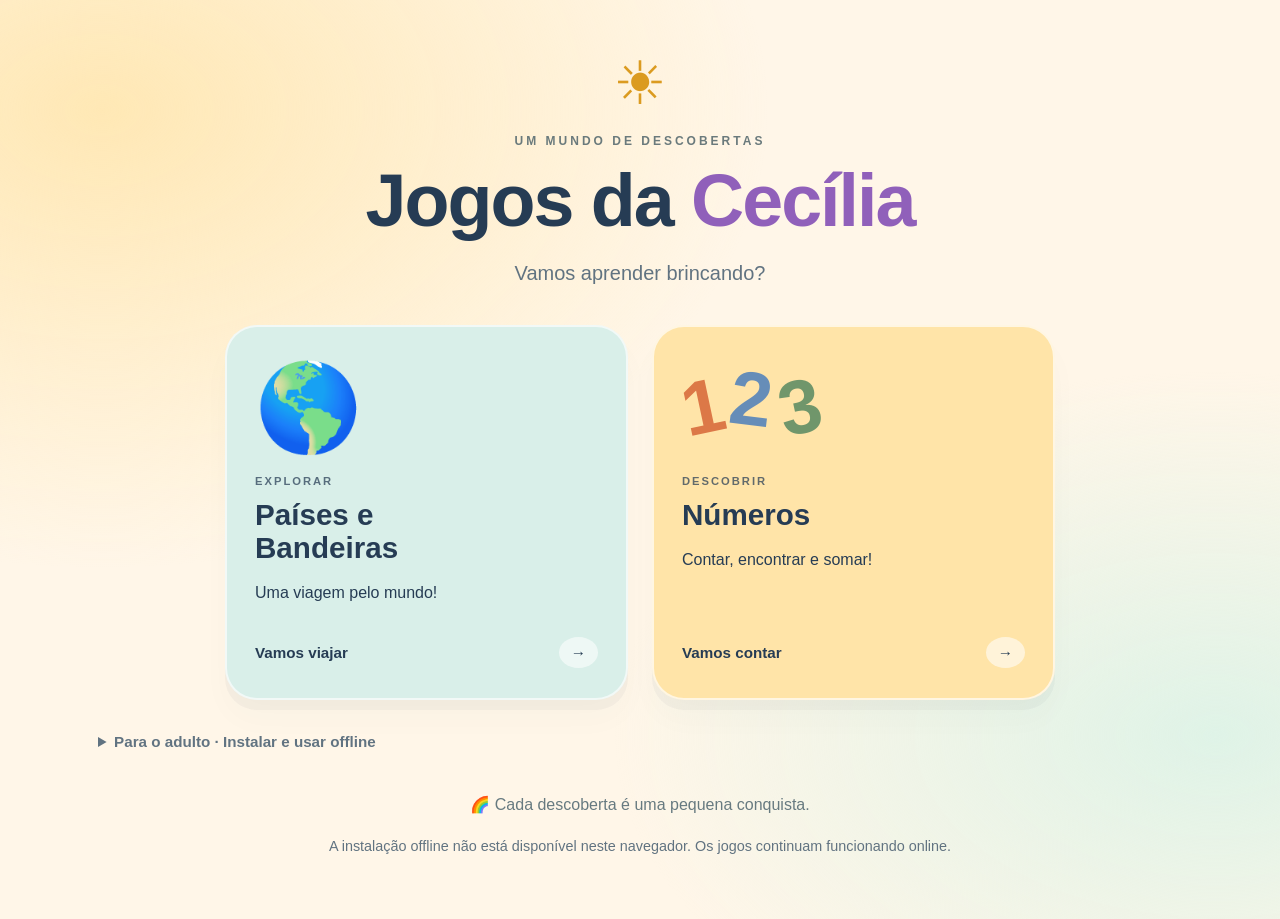
<file: index.html>
<!doctype html>
<html lang="pt-BR">
<head>
  <meta charset="utf-8"><meta name="viewport" content="width=device-width, initial-scale=1, viewport-fit=cover">
  <meta name="theme-color" content="#7651b7">
  <title>Jogos da Cecília</title>
  <link rel="stylesheet" href="platform.css">
  <link rel="manifest" href="manifest.webmanifest">
  <link rel="apple-touch-icon" href="assets/icons/apple-touch-icon.png">
  <meta name="apple-mobile-web-app-capable" content="yes">
  <meta name="apple-mobile-web-app-status-bar-style" content="default">
  <link rel="stylesheet" href="pwa.css">
  <script src="pwa.js" defer></script>
</head>
<body class="home">
  <main class="shell">
    <header class="hero">
      <span class="sun" aria-hidden="true">☀</span>
      <p class="eyebrow">UM MUNDO DE DESCOBERTAS</p>
      <h1>Jogos da <span>Cecília</span></h1>
      <p>Vamos aprender brincando?</p>
    </header>
    <nav class="game-grid" aria-label="Escolha uma brincadeira">
      <a class="game-tile world" href="games/flags/index.html">
        <span class="tile-art" aria-hidden="true">🌎</span>
        <span class="tag">EXPLORAR</span>
        <h2>Países e<br> Bandeiras</h2>
        <p>Uma viagem pelo mundo!</p><span class="tile-action">Vamos viajar <b aria-hidden="true">→</b></span>
      </a>
      <a class="game-tile numbers" href="games/numbers/index.html">
        <span class="tile-art digits" aria-hidden="true"><i>1</i><i>2</i><i>3</i></span>
        <span class="tag">DESCOBRIR</span>
        <h2>Números</h2>
        <p>Contar, encontrar e somar!</p><span class="tile-action">Vamos contar <b aria-hidden="true">→</b></span>
      </a>
</nav>
    <details class="adult"><summary>Para o adulto · Instalar e usar offline</summary><p>No iPhone, abra este endereço no Safari e use Compartilhar → Adicionar à Tela de Início. No Android, use a opção Instalar aplicativo do Chrome. Na primeira visita, aguarde a confirmação de que os jogos estão disponíveis offline.</p><p>Sem internet, use os botões nas bandeiras. A narração depende das vozes disponíveis no aparelho; o reconhecimento pelo microfone pode exigir internet. O progresso fica neste navegador. Faça uma cópia em Números → Para o adulto antes de trocar de aparelho ou endereço.</p></details>
    <p class="home-note">🌈 Cada descoberta é uma pequena conquista.</p>
    <p id="pwa-status" class="pwa-status" role="status">Preparando os jogos para brincar sem internet…</p>
  </main>
</body>
</html>
</file>
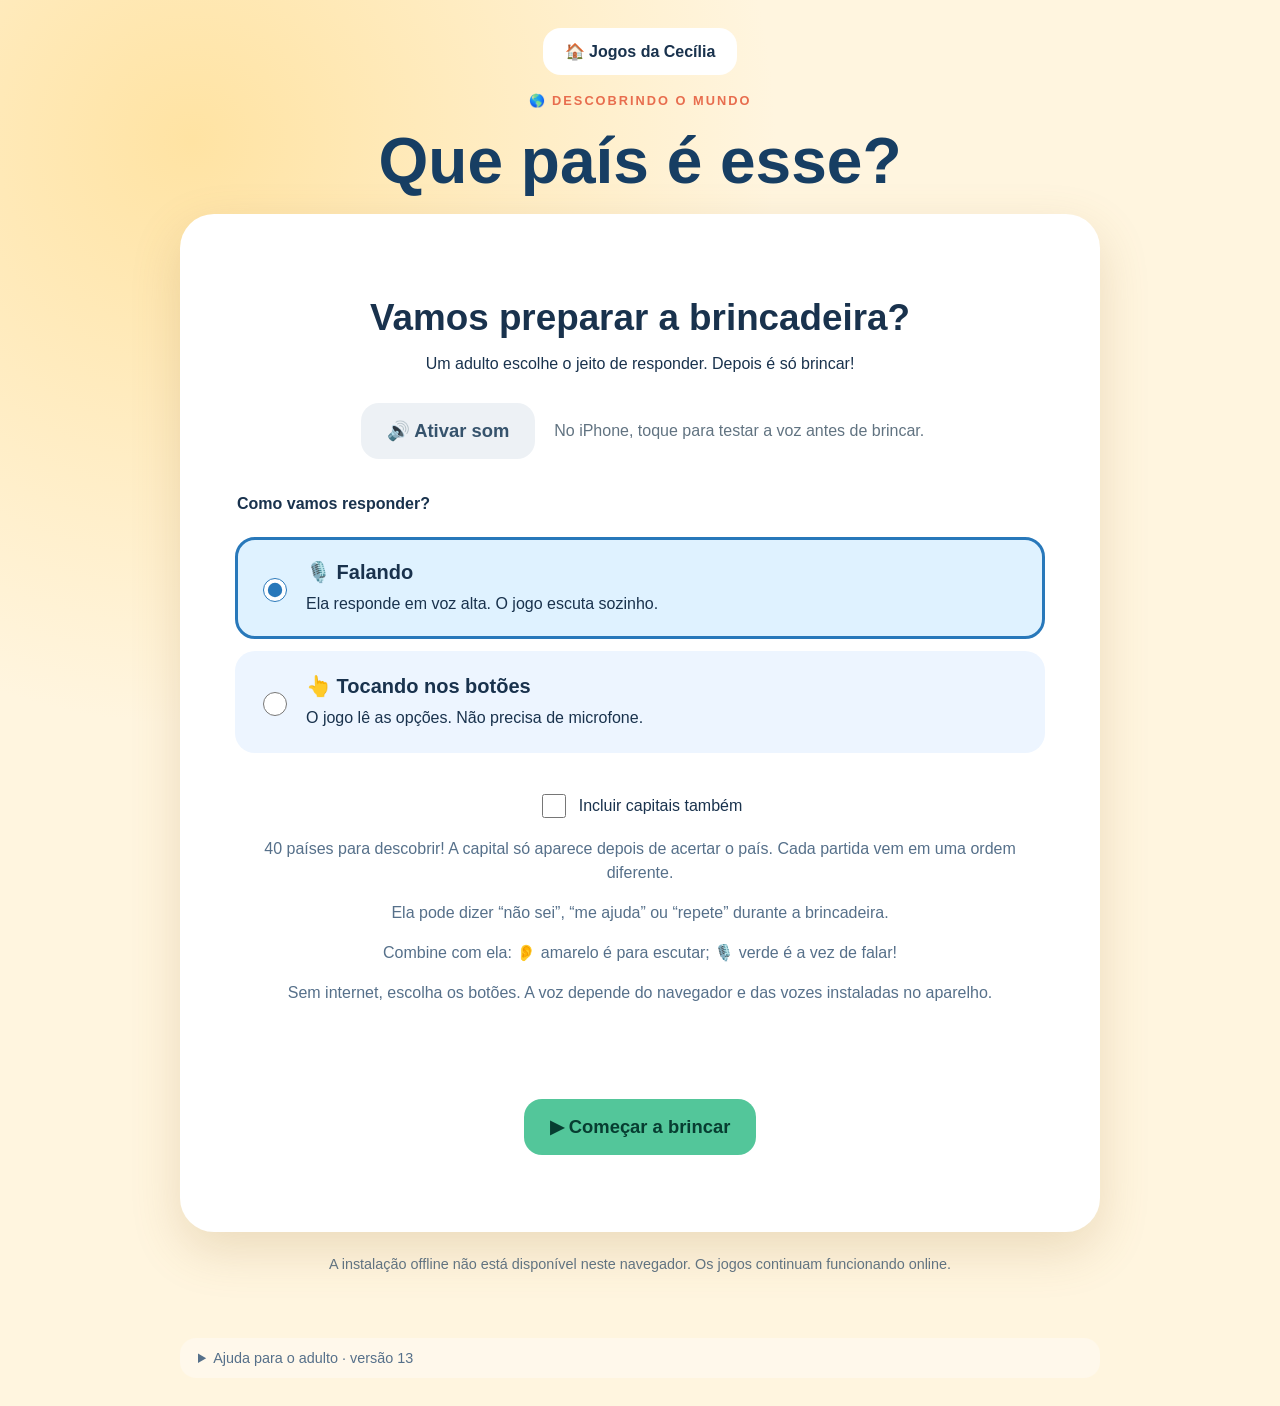
<file: games/flags/index.html>
<!doctype html>
<html lang="pt-BR">
<head>
  <meta charset="utf-8">
  <meta name="viewport" content="width=device-width, initial-scale=1, viewport-fit=cover">
  <meta name="theme-color" content="#7651b7">
  <title>Países e Bandeiras · Jogos da Cecília</title>
  <base href="../../">
  <link rel="stylesheet" href="style.css">
  <link rel="manifest" href="manifest.webmanifest">
  <link rel="apple-touch-icon" href="assets/icons/apple-touch-icon.png">
  <meta name="apple-mobile-web-app-capable" content="yes">
  <meta name="apple-mobile-web-app-status-bar-style" content="default">
  <link rel="stylesheet" href="pwa.css">
  <script src="pwa.js" defer></script>
  <script src="audio.js" defer></script>
</head>
<body>
  <main class="game">
    <a href="index.html" style="display:inline-block;margin-bottom:18px;padding:14px 22px;border-radius:18px;background:#fff;color:#19324d;font-weight:bold;text-decoration:none">🏠 Jogos da Cecília</a>
    <header><div class="eyebrow">🌎 DESCOBRINDO O MUNDO</div><h1>Que país é esse?</h1></header>
    <p id="audio-notice" class="audio-notice" role="status" hidden></p>
    <section id="setup" class="card">
      <h2>Vamos preparar a brincadeira?</h2>
      <p>Um adulto escolhe o jeito de responder. Depois é só brincar!</p>
      <div class="audio-controls">
        <button id="activate-sound" class="soft secondary" type="button">🔊 Ativar som</button>
        <p id="audio-test-status" role="status">No iPhone, toque para testar a voz antes de brincar.</p>
      </div>
      <fieldset>
        <legend>Como vamos responder?</legend>
        <label class="mode"><input type="radio" name="mode" value="voice" checked><span>🎙️ Falando<small>Ela responde em voz alta. O jogo escuta sozinho.</small></span></label>
        <label class="mode"><input type="radio" name="mode" value="buttons"><span>👆 Tocando nos botões<small>O jogo lê as opções. Não precisa de microfone.</small></span></label>
      </fieldset>
      <label class="extra"><input id="capitals" type="checkbox"> Incluir capitais também</label>
      <p class="hint">40 países para descobrir! A capital só aparece depois de acertar o país. Cada partida vem em uma ordem diferente.</p>
      <p class="hint">Ela pode dizer “não sei”, “me ajuda” ou “repete” durante a brincadeira.</p>
      <p class="hint">Combine com ela: 👂 amarelo é para escutar; 🎙️ verde é a vez de falar!</p>
      <p class="hint">Sem internet, escolha os botões. A voz depende do navegador e das vozes instaladas no aparelho.</p>
      <p id="setup-message" class="feedback" role="status"></p>
      <button id="start" class="start">▶ Começar a brincar</button>
      <button id="cancel-start" class="secondary" hidden>Cancelar</button>
    </section>
    <section id="play" hidden>
      <p id="progress"></p>
      <div class="card">
        <div id="turn-cue" class="turn-cue speaking" role="status" aria-live="polite">
          <span id="turn-icon" class="turn-icon" aria-hidden="true">👂</span>
          <strong id="turn-label">Agora escute…</strong>
        </div>
        <img id="flag" class="flag" alt="Bandeira do país" width="520" height="290">
        <h2 id="question"></h2>
        <p id="feedback" class="feedback" role="status"></p>
        <div id="answers" class="answers"></div>
        <button id="repeat" class="secondary">🔊 Ouvir de novo</button>
      </div>
      <footer>
        <button id="pause" class="secondary">⏸ Pausar</button>
        <button id="new-game" class="secondary">🏠 Nova brincadeira</button>
      </footer>
    </section>
    <p id="pwa-status" class="pwa-status" role="status">Preparando os jogos para brincar sem internet…</p>
  </main>
  <details class="diagnostics">
    <summary>Ajuda para o adulto · versão 13</summary>
    <p>Se a voz parar, este registro mostra em que etapa o jogo ficou. Ele não grava áudio nem guarda o que foi falado. Copie o texto para relatar um problema.</p>
    <pre id="voice-diagnostics"></pre>
    <p>Diagnóstico de som · áudio 2. Compare no Safari e no aplicativo instalado.</p><pre id="audio-diagnostics" class="audio-diagnostics"></pre>
  </details>
  <script src="app.js"></script>
</body>
</html>
</file>
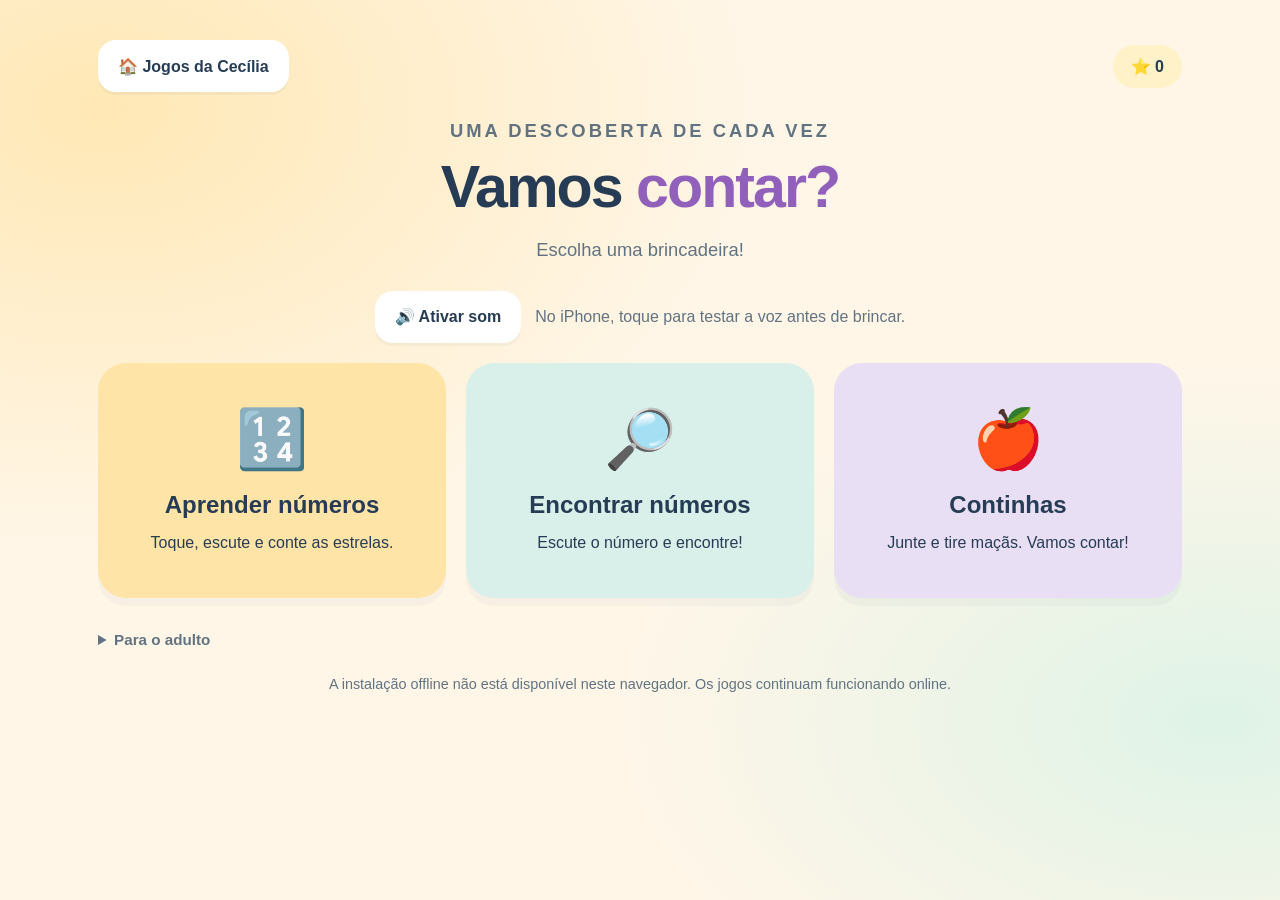
<file: games/numbers/index.html>
<!doctype html>
<html lang="pt-BR">
<head>
  <meta charset="utf-8"><meta name="viewport" content="width=device-width, initial-scale=1, viewport-fit=cover">
  <meta name="theme-color" content="#7651b7"><title>Números · Jogos da Cecília</title>
  <link rel="stylesheet" href="../../platform.css">
  <link rel="manifest" href="../../manifest.webmanifest">
  <link rel="apple-touch-icon" href="../../assets/icons/apple-touch-icon.png">
  <meta name="apple-mobile-web-app-capable" content="yes">
  <meta name="apple-mobile-web-app-status-bar-style" content="default">
  <link rel="stylesheet" href="../../pwa.css">
  <script src="../../pwa.js" defer></script>
  <script src="../../audio.js" defer></script>
  <script src="core.js" defer></script><script src="numbers.js" defer></script>
</head>
<body>
  <main class="shell">
    <nav class="topbar" aria-label="Navegação">
      <a class="back" href="../../index.html">🏠 Jogos da Cecília</a>
      <span class="stars" id="stars" aria-label="Estrelas conquistadas">⭐ 0</span>
    </nav>
    <p id="audio-notice" class="audio-notice" role="status" hidden></p>
    <section id="menu">
      <header class="page-title"><p class="eyebrow">UMA DESCOBERTA DE CADA VEZ</p><h1>Vamos <span>contar?</span></h1><p>Escolha uma brincadeira!</p></header>
      <div class="audio-controls">
        <button id="activate-sound" class="soft secondary" type="button">🔊 Ativar som</button>
        <p id="audio-test-status" role="status">No iPhone, toque para testar a voz antes de brincar.</p>
      </div>
      <div class="mode-grid">
        <button class="mode-card" data-mode="learn"><span aria-hidden="true">🔢</span><strong>Aprender números</strong><small>Toque, escute e conte as estrelas.</small></button>
        <button class="mode-card" data-mode="recognize"><span aria-hidden="true">🔎</span><strong>Encontrar números</strong><small>Escute o número e encontre!</small></button>
        <button class="mode-card" data-mode="math"><span aria-hidden="true">🍎</span><strong>Continhas</strong><small>Junte e tire maçãs. Vamos contar!</small></button>
      </div>
      <details class="adult"><summary>Para o adulto</summary><p>A brincadeira começa com números de 0 a 10 e continhas até 5. A faixa pode ser ampliada nos controles de cada modo. Nas continhas, cinco acertos seguidos na primeira tentativa avançam para 10 e depois 20. As estrelas e os níveis ficam salvos neste navegador.</p><p>Erros permitem tentar novamente. Este jogo usa só botões e narração, sem microfone. Ao trocar de aba, a brincadeira pausa.</p><p>Copie o progresso para outro aparelho ou guarde um backup. A importação pede confirmação antes de substituir as estrelas e os níveis.</p>
<div class="backup-actions"><button id="backup-export" class="soft">Exportar progresso</button><label for="backup-file">Importar backup (.json)<input id="backup-file" type="file" accept=".json,application/json"></label></div>
<div id="backup-preview" class="backup-preview" hidden><p id="backup-summary"></p><button id="backup-restore" class="soft">Restaurar este progresso</button><button id="backup-cancel" class="soft">Cancelar</button></div>
<p id="backup-message" class="backup-message" role="status"></p><p>Diagnóstico de som · áudio 2. Compare este registro no Safari e no aplicativo instalado. Ele não contém gravações.</p><pre id="audio-diagnostics" class="audio-diagnostics"></pre></details>
    </section>
    <section id="activity" hidden>
      <div class="topbar"><button id="back-menu" class="soft">← Brincadeiras</button><button id="pause" class="soft">⏸ Pausar</button></div>
      <div class="settings"><label for="range">Vamos brincar até:</label><select id="range" aria-label="Número máximo"></select></div>
      <section class="play-panel" aria-labelledby="question">
        <h2 id="question" tabindex="-1"></h2>
        <div id="content"></div>
        <div id="celebration" class="celebration" aria-hidden="true"></div>
        <p id="feedback" class="feedback" role="status"></p>
        <div id="choices" class="choices" aria-label="Respostas"></div>
        <div id="learn-grid" class="number-grid" aria-label="Escolha um número"></div>
        <p id="progress-note" class="progress-note"></p>
        <div class="play-actions"><button id="repeat" class="soft">🔊 Ouvir de novo</button></div>
      </section>
    </section>
    <section id="paused" class="pause-card" hidden><h2>Uma pausa para descansar 💛</h2><p>Quando quiser, vamos continuar!</p><button id="resume" class="primary">▶ Continuar</button><button id="paused-menu" class="soft">← Brincadeiras</button></section>
    <p id="storage-note" class="storage-note" hidden>Seu navegador não está salvando o progresso. Você pode continuar brincando normalmente.</p>
    <p id="pwa-status" class="pwa-status" role="status">Preparando os jogos para brincar sem internet…</p>
  </main>
</body>
</html>
</file>
<file: platform.css>
:root{font-family:"Trebuchet MS",Arial,sans-serif;color:#263c54;background:#fff6e8;font-synthesis:none;--ink:#263c54;--purple:#7651b7;--green:#197559}
*{box-sizing:border-box}body{margin:0;min-height:100vh;background:radial-gradient(ellipse at 8% 12%,#ffe8b5 0,transparent 40%),radial-gradient(ellipse at 95% 80%,#dff3e7 0,transparent 35%),#fff6e8}
button,a,input,select{-webkit-tap-highlight-color:transparent}button,select{font:inherit}button,a{touch-action:manipulation}button{cursor:pointer}a{color:inherit}button:focus-visible,a:focus-visible,select:focus-visible{outline:4px solid #6d48b2;outline-offset:5px}[hidden]{display:none!important}
.shell{max-width:1140px;margin:auto;padding:40px 28px}.hero{text-align:center;margin:12px 0 40px}.sun{display:inline-grid;place-items:center;width:64px;height:64px;color:#db9b20;font-size:60px;line-height:1}.eyebrow{letter-spacing:3px;font-size:.75rem;font-weight:800;color:#6a7a7c;margin:18px 0 12px}h1{font-size:clamp(2.4rem,6vw,4.6rem);line-height:1.12;margin:10px 0 18px;letter-spacing:-2px}h1 span{color:#9060ba}.hero>p:last-child{font-size:1.25rem;color:#617381}
.game-grid{display:grid;grid-template-columns:repeat(3,1fr);gap:24px}.game-tile{display:flex;flex-direction:column;align-items:flex-start;text-decoration:none;border-radius:32px;padding:30px 28px;border:2px solid #ffffffab;box-shadow:0 10px 0 #3344550a,0 20px 30px #33445506;transition:transform .18s;min-height:375px}.game-tile[href]:hover{transform:translateY(-6px)}.world{background:#d9efe9}.numbers{background:#ffe4a8}.letters{background:#e9dff4}.tile-art{display:flex;align-items:center;height:100px;font-size:86px;line-height:1;margin-bottom:18px}.tag{font-size:.7rem;letter-spacing:2px;font-weight:900;opacity:.72}.game-tile h2{font-size:1.85rem;line-height:1.1;margin:12px 0 6px}.game-tile p{font-size:1rem;line-height:1.5;max-width:220px;margin:10px 0 24px}.tile-action{margin-top:auto;font-weight:800;font-size:.95rem;width:100%;display:flex;justify-content:space-between;align-items:center}.tile-action b{background:#ffffff91;border-radius:50%;padding:7px 12px}.digits{gap:6px;font-size:76px;font-weight:900}.digits i{font-style:normal;display:inline-block;color:#dc7847;transform:rotate(-12deg)}.digits i:nth-child(2){color:#668db8;transform:rotate(7deg);margin-top:-16px}.digits i:nth-child(3){color:#70966b}.alphabet{font-size:62px;letter-spacing:-5px;color:#946fbd;font-weight:900}.alphabet span{color:#b898d4;transform:rotate(12deg);display:inline-block}.home-note{text-align:center;margin:40px 0 0;color:#677a80;font-size:1rem}
.topbar{display:flex;align-items:center;justify-content:space-between;gap:14px;margin-bottom:28px}.back,.soft,.primary{display:inline-flex;align-items:center;justify-content:center;gap:8px;min-height:52px;border:0;border-radius:18px;padding:14px 20px;font-weight:800;text-decoration:none}.back,.soft{background:#fff;color:var(--ink);box-shadow:0 3px 0 #263c540c}.primary{background:#7651b7;color:white}.stars{background:#fff2c8;padding:12px 18px;border-radius:40px;font-weight:800}.page-title{text-align:center;margin:14px 0 30px}.page-title h1{font-size:clamp(2.4rem,5vw,3.7rem)}.page-title p{color:#617381;font-size:1.15rem}.mode-grid{display:grid;grid-template-columns:repeat(3,1fr);gap:20px}.mode-card{border:0;border-radius:28px;padding:30px 22px;min-height:235px;text-align:center;color:var(--ink);box-shadow:0 8px 0 #263c5409}.mode-card span{font-size:58px;display:block;margin-bottom:18px}.mode-card strong{display:block;font-size:1.5rem}.mode-card small{display:block;font-size:1rem;line-height:1.5;margin-top:12px}.mode-card:nth-child(1){background:#ffe4a8}.mode-card:nth-child(2){background:#d9efe9}.mode-card:nth-child(3){background:#e9dff4}.mode-card:hover{transform:translateY(-3px)}.adult{margin-top:30px;color:#617381;font-size:.95rem;line-height:1.6}.adult summary{cursor:pointer;font-weight:700}.adult p{max-width:750px}.settings{display:flex;align-items:center;justify-content:center;gap:12px;flex-wrap:wrap;margin:0 0 18px}.settings select{border:2px solid #dcd3e7;border-radius:14px;padding:10px 12px;background:#fff;color:var(--ink);min-height:48px}.play-panel{background:#fff;border-radius:32px;padding:28px clamp(16px,4vw,40px);text-align:center;box-shadow:0 12px 35px #263c5408}.play-panel h2{font-size:clamp(1.5rem,3.5vw,2.2rem);margin:8px 0 22px}.number-display{font-size:clamp(5rem,14vw,8rem);font-weight:900;line-height:1;color:#7651b7}.number-name{font-size:1.7rem;margin:8px 0 16px;text-transform:capitalize}.objects{display:flex;flex-wrap:wrap;justify-content:center;gap:8px;margin:18px auto;max-width:620px;min-height:48px}.object{display:inline-block;font-size:clamp(1.5rem,4vw,2.4rem);position:relative}.zero{color:#687b84;margin:12px}.number-grid{display:grid;grid-template-columns:repeat(auto-fit,minmax(68px,1fr));gap:12px;margin-top:26px}.number-button,.choice{border:0;border-radius:20px;min-height:72px;font-size:2rem;font-weight:900;background:#eae2f7;color:#513b77;box-shadow:0 5px 0 #b4a1d0}.number-button[aria-pressed=true]{background:#7651b7;color:white}.number-button:hover,.choice:hover{transform:translateY(-2px)}.choices{display:flex;justify-content:center;gap:18px;flex-wrap:wrap;margin:24px 0}.choice{min-width:100px;min-height:100px;font-size:2.8rem;background:#ffe6ad;color:#624b24;box-shadow:0 5px 0 #e5c47f}.choice:nth-child(2){background:#d6efe4;box-shadow:0 5px 0 #98cbb6;color:#255e49}.choice:nth-child(3){background:#eae2f7;box-shadow:0 5px 0 #b4a1d0;color:#513b77}.choice:disabled{cursor:default;transform:none;opacity:.65}.choice.correct{opacity:1;background:#c6f1d7;animation:celebrate .6s ease}.choice.wrong{animation:wiggle .3s ease;opacity:.55}.feedback{min-height:3em;font-size:1.2rem;line-height:1.5;font-weight:700;margin:18px 0;color:#526b78}.feedback.success{color:#197559}.equation{font-size:clamp(2.3rem,7vw,4rem);font-weight:900;margin:18px 0;color:#7651b7}.math-picture{display:flex;align-items:center;justify-content:center;gap:14px;flex-wrap:wrap}.math-picture .objects{max-width:300px;margin:10px 0}.operator{font-size:2.5rem;font-weight:900;color:#7651b7}.removed{animation:take-away .8s ease forwards}.removed:after{content:"";position:absolute;left:0;right:0;top:48%;height:4px;background:#b84a4a;transform:rotate(-35deg)}.progress-note{font-size:.95rem;color:#617381;min-height:1.5em;margin:12px 0}.play-actions{display:flex;gap:12px;justify-content:center;flex-wrap:wrap;margin-top:16px}.celebration{font-size:2rem;min-height:1.2em;letter-spacing:8px}.celebration.pop{animation:celebrate .6s ease}.storage-note{font-size:.9rem;color:#7c663b;text-align:center}.pause-card{text-align:center;padding:50px 20px;background:#fff;border-radius:28px}.pause-card p{font-size:1.3rem}
@keyframes celebrate{50%{transform:scale(1.12)}}@keyframes wiggle{25%{transform:translateX(-5px)}75%{transform:translateX(5px)}}@keyframes take-away{to{opacity:.22;transform:translateY(8px) scale(.8)}}
@media(max-width:700px){.shell{padding:24px 16px}.game-grid,.mode-grid{grid-template-columns:1fr}.hero{margin-top:0}.game-tile{min-height:230px;padding:24px;position:relative;padding-left:125px}.tile-art{position:absolute;left:20px;top:50px;font-size:70px}.digits{font-size:36px;gap:0}.alphabet{font-size:37px}.game-tile h2{font-size:1.65rem}.tile-art.digits{left:12px}.game-tile p{margin:10px 0 20px}.mode-card{min-height:145px;padding:24px}.mode-card span{font-size:42px;margin-bottom:8px}.topbar{align-items:flex-start}.back{padding:12px}.stars{font-size:.9rem}.choice{min-width:75px;min-height:88px}.choices{gap:12px}.number-grid{grid-template-columns:repeat(auto-fit,minmax(55px,1fr))}.math-picture .objects{max-width:230px}.home-note{margin-top:28px}.game-tile h2 br{display:none}}
@media(prefers-reduced-motion:reduce){*,*:before,*:after{animation:none!important;transition:none!important}.removed{opacity:.22;transform:none}}
</file>
<file: pwa.css>
/* Shared installed-app layout; applied after each game's existing stylesheet. */
html{min-height:100%;-webkit-text-size-adjust:100%}
body{min-height:100vh;min-height:100dvh;grid-template-columns:minmax(0,1fr);padding-top:env(safe-area-inset-top,0px);padding-right:env(safe-area-inset-right,0px);padding-bottom:env(safe-area-inset-bottom,0px);padding-left:env(safe-area-inset-left,0px)}
button,a,input,select{touch-action:manipulation}
input,select{font-size:max(16px,1rem)}
.pwa-status{max-width:780px;margin:22px auto;padding:0 16px;font-size:.9rem;line-height:1.5;color:#617381;text-align:center}
.backup-actions{display:flex;gap:12px;flex-wrap:wrap;margin:12px 0}
.backup-actions label{display:grid;gap:8px;max-width:100%;min-width:0}.backup-actions input{max-width:100%;min-width:0}
.backup-preview{padding:14px;background:#f3edf9;border-radius:16px;margin:12px 0}
.backup-message{white-space:pre-line}
.audio-controls{display:flex;align-items:center;justify-content:center;gap:14px;flex-wrap:wrap;margin:20px 0;color:#617381}
.audio-controls p{margin:0;max-width:380px;line-height:1.5}
.audio-controls button{flex-shrink:0;min-height:52px}
.audio-notice{padding:14px;border-radius:16px;background:#fff0bf;color:#604500;line-height:1.5}
.audio-diagnostics{white-space:pre-wrap;overflow-wrap:anywhere;max-height:240px;overflow:auto;font-size:.75rem;line-height:1.5;text-align:left}
.game-grid{grid-template-columns:repeat(2,minmax(0,1fr));max-width:830px;margin:auto}
.game,.diagnostics{max-width:100%;min-width:0}
@media(max-width:700px){.game-grid{grid-template-columns:1fr}.topbar{flex-wrap:wrap}}
@media(max-width:360px){.game-tile{padding-left:100px}.tile-art{left:12px;font-size:58px}.tile-art.digits{left:8px;font-size:30px}}
@media(display-mode:standalone){.shell{padding-top:24px}}
</file>
